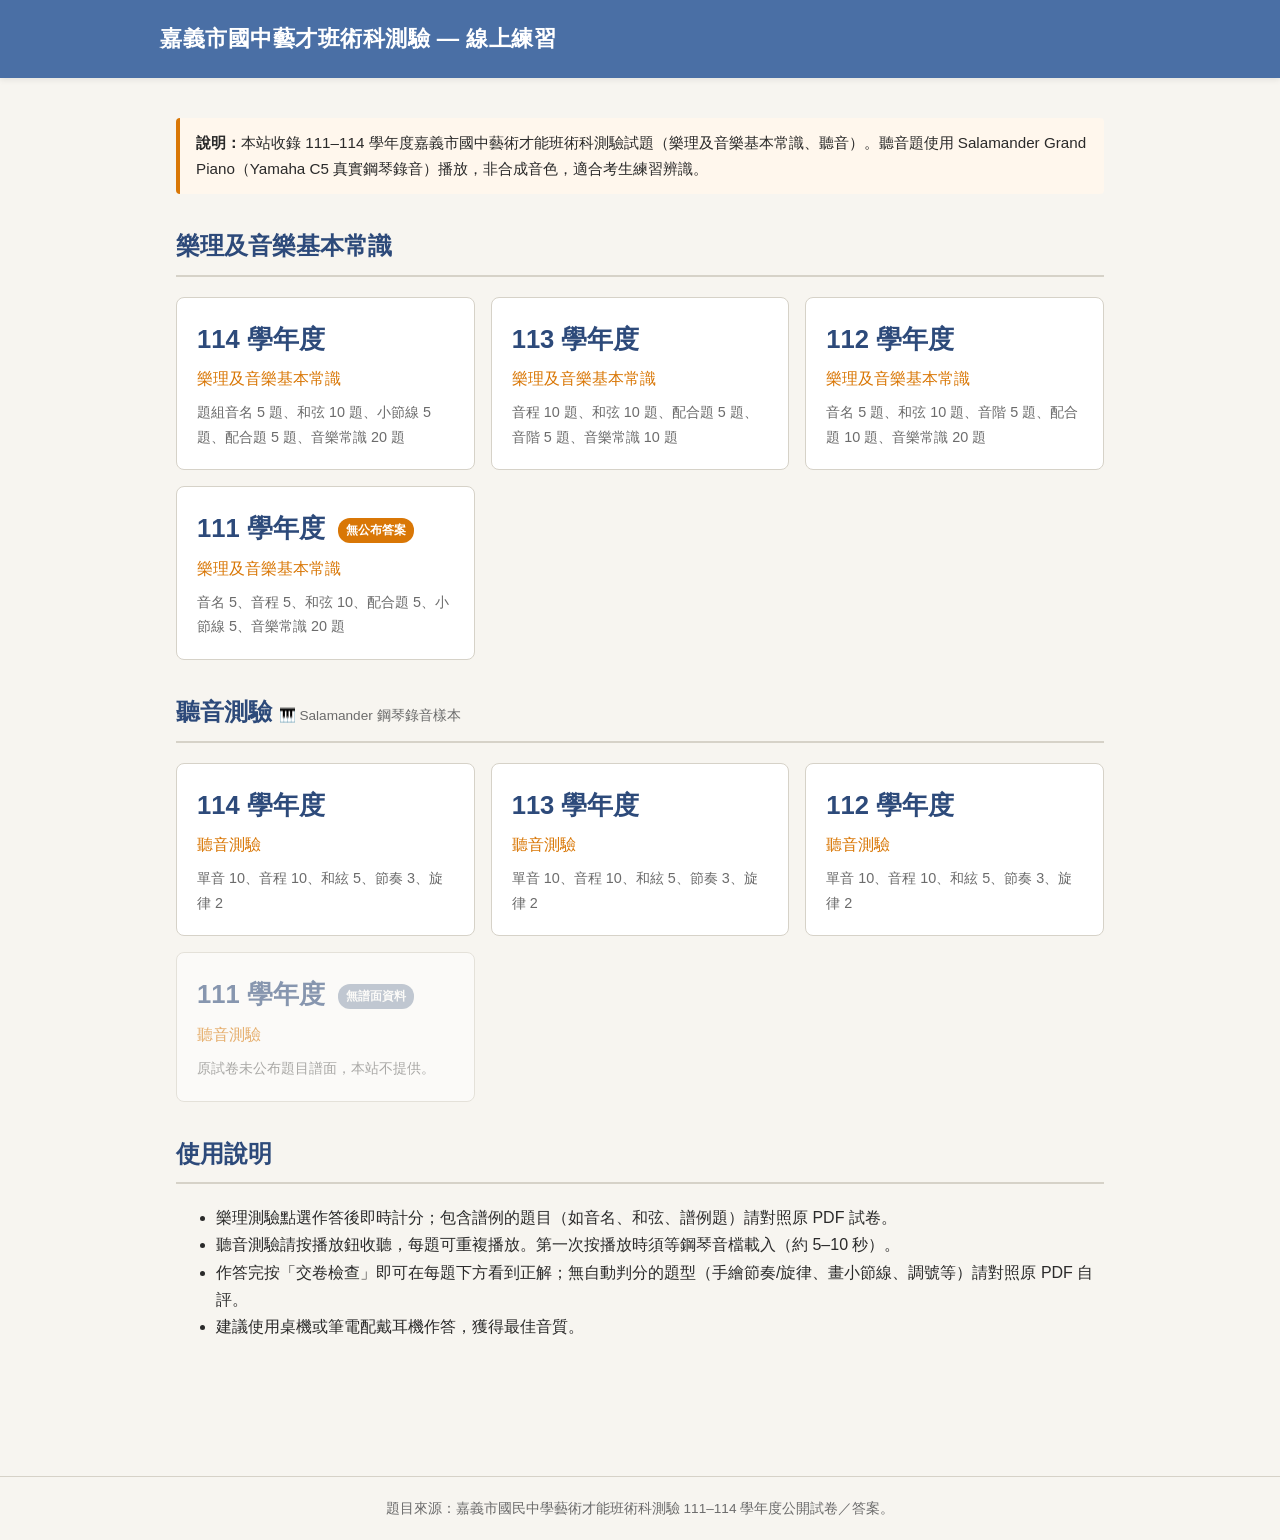
<file: index.html>
<!DOCTYPE html>
<html lang="zh-Hant">
<head>
  <meta charset="UTF-8">
  <meta name="viewport" content="width=device-width, initial-scale=1.0">
  <title>嘉義市國中藝才班術科測驗 — 線上練習</title>
  <link rel="stylesheet" href="css/style.css">
</head>
<body>
  <header class="site">
    <div class="inner">
      <h1>嘉義市國中藝才班術科測驗 — 線上練習</h1>
      <nav></nav>
    </div>
  </header>

  <main class="container">
    <div class="notice">
      <strong>說明：</strong>本站收錄 111–114 學年度嘉義市國中藝術才能班術科測驗試題（樂理及音樂基本常識、聽音）。聽音題使用 Salamander Grand Piano（Yamaha C5 真實鋼琴錄音）播放，非合成音色，適合考生練習辨識。
    </div>

    <h2>樂理及音樂基本常識</h2>
    <div class="exam-grid">
      <a class="exam-card" href="exam.html?id=114-theory">
        <div class="year">114 學年度</div>
        <div class="type">樂理及音樂基本常識</div>
        <div class="desc">題組音名 5 題、和弦 10 題、小節線 5 題、配合題 5 題、音樂常識 20 題</div>
      </a>
      <a class="exam-card" href="exam.html?id=113-theory">
        <div class="year">113 學年度</div>
        <div class="type">樂理及音樂基本常識</div>
        <div class="desc">音程 10 題、和弦 10 題、配合題 5 題、音階 5 題、音樂常識 10 題</div>
      </a>
      <a class="exam-card" href="exam.html?id=112-theory">
        <div class="year">112 學年度</div>
        <div class="type">樂理及音樂基本常識</div>
        <div class="desc">音名 5 題、和弦 10 題、音階 5 題、配合題 10 題、音樂常識 20 題</div>
      </a>
      <a class="exam-card" href="exam.html?id=111-theory">
        <div class="year">111 學年度 <span class="tag warn">無公布答案</span></div>
        <div class="type">樂理及音樂基本常識</div>
        <div class="desc">音名 5、音程 5、和弦 10、配合題 5、小節線 5、音樂常識 20 題</div>
      </a>
    </div>

    <h2>聽音測驗 <span style="font-size:0.85rem; color: var(--muted); font-weight: normal;">🎹 Salamander 鋼琴錄音樣本</span></h2>
    <div class="exam-grid">
      <a class="exam-card" href="listening.html?id=114-listening">
        <div class="year">114 學年度</div>
        <div class="type">聽音測驗</div>
        <div class="desc">單音 10、音程 10、和絃 5、節奏 3、旋律 2</div>
      </a>
      <a class="exam-card" href="listening.html?id=113-listening">
        <div class="year">113 學年度</div>
        <div class="type">聽音測驗</div>
        <div class="desc">單音 10、音程 10、和絃 5、節奏 3、旋律 2</div>
      </a>
      <a class="exam-card" href="listening.html?id=112-listening">
        <div class="year">112 學年度</div>
        <div class="type">聽音測驗</div>
        <div class="desc">單音 10、音程 10、和絃 5、節奏 3、旋律 2</div>
      </a>
      <div class="exam-card disabled">
        <div class="year">111 學年度 <span class="tag muted">無譜面資料</span></div>
        <div class="type">聽音測驗</div>
        <div class="desc">原試卷未公布題目譜面，本站不提供。</div>
      </div>
    </div>

    <h2>使用說明</h2>
    <ul>
      <li>樂理測驗點選作答後即時計分；包含譜例的題目（如音名、和弦、譜例題）請對照原 PDF 試卷。</li>
      <li>聽音測驗請按播放鈕收聽，每題可重複播放。第一次按播放時須等鋼琴音檔載入（約 5–10 秒）。</li>
      <li>作答完按「交卷檢查」即可在每題下方看到正解；無自動判分的題型（手繪節奏/旋律、畫小節線、調號等）請對照原 PDF 自評。</li>
      <li>建議使用桌機或筆電配戴耳機作答，獲得最佳音質。</li>
    </ul>
  </main>

  <footer class="site">
    題目來源：嘉義市國民中學藝術才能班術科測驗 111–114 學年度公開試卷／答案。
  </footer>
</body>
</html>
</file>
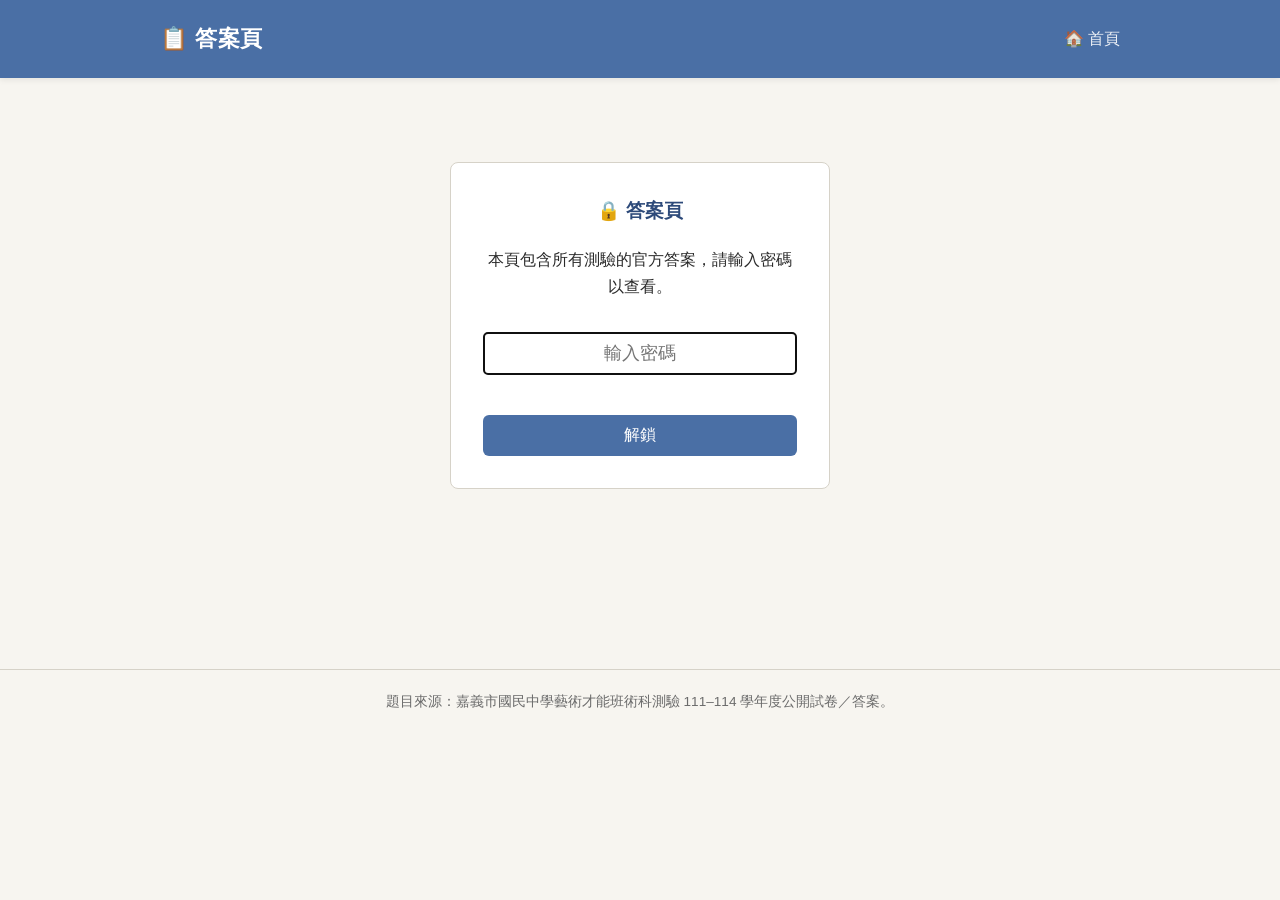
<file: answers.html>
<!DOCTYPE html>
<html lang="zh-Hant">
<head>
  <meta charset="UTF-8">
  <meta name="viewport" content="width=device-width, initial-scale=1.0">
  <title>答案頁 — 嘉義市國中藝才班術科測驗</title>
  <link rel="stylesheet" href="css/style.css">
</head>
<body>
  <header class="site">
    <div class="inner">
      <h1>📋 答案頁</h1>
      <nav>
        <a href="index.html">🏠 首頁</a>
      </nav>
    </div>
  </header>
  <main class="container">
    <div id="answers-root"></div>
  </main>
  <footer class="site">
    題目來源：嘉義市國民中學藝術才能班術科測驗 111–114 學年度公開試卷／答案。
  </footer>
  <script src="js/data-theory.js"></script>
  <script src="js/data-listening.js"></script>
  <script src="js/answers.js"></script>
</body>
</html>
</file>
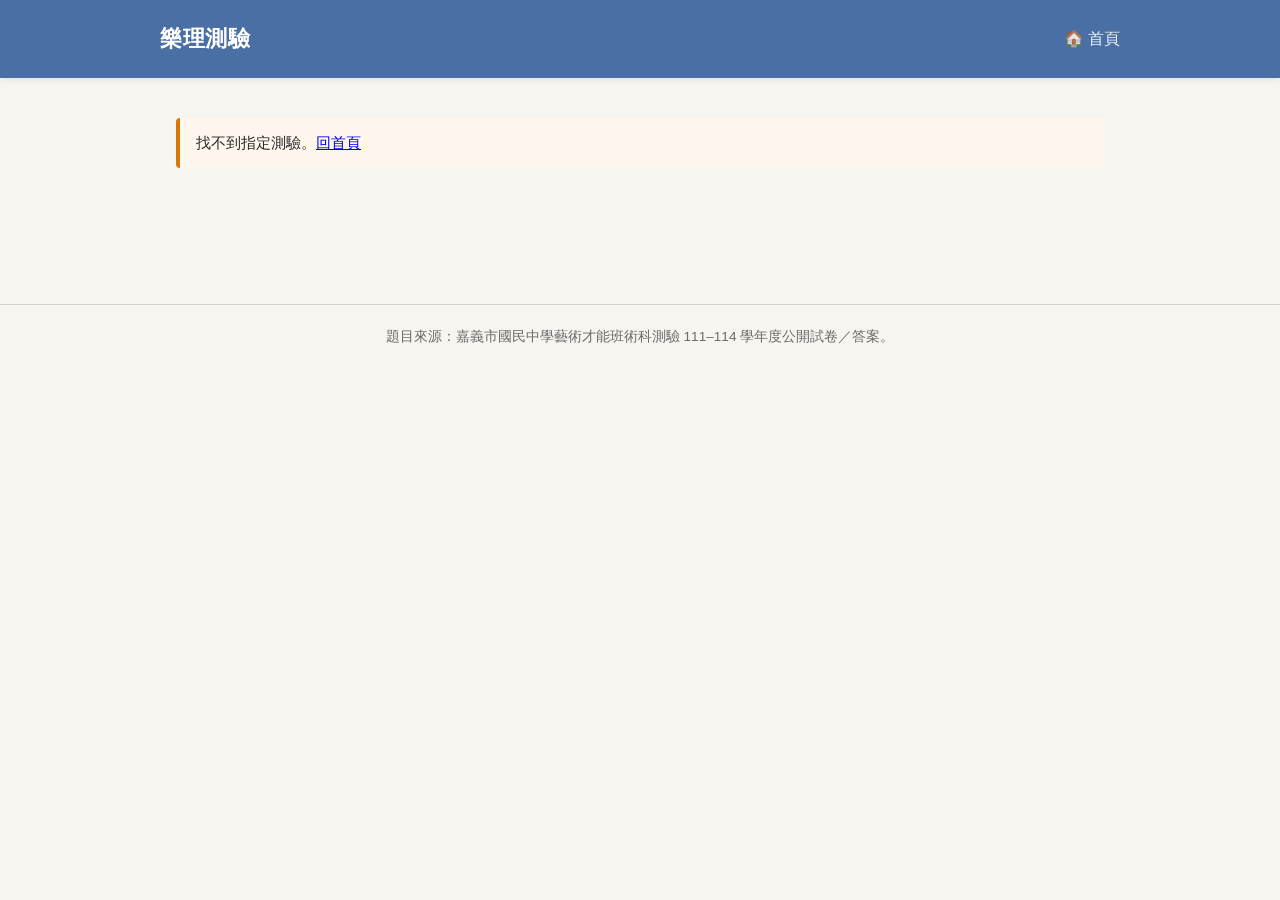
<file: exam.html>
<!DOCTYPE html>
<html lang="zh-Hant">
<head>
  <meta charset="UTF-8">
  <meta name="viewport" content="width=device-width, initial-scale=1.0">
  <title>樂理測驗</title>
  <link rel="stylesheet" href="css/style.css">
</head>
<body>
  <header class="site">
    <div class="inner">
      <h1 id="exam-title">樂理測驗</h1>
      <nav>
        <a href="index.html">🏠 首頁</a>
      </nav>
    </div>
  </header>
  <main class="container">
    <div id="exam-root"></div>
  </main>
  <footer class="site">
    題目來源：嘉義市國民中學藝術才能班術科測驗 111–114 學年度公開試卷／答案。
  </footer>
  <script src="js/notation-canvas.js"></script>
  <script src="js/data-theory.js"></script>
  <script src="js/exam.js"></script>
</body>
</html>
</file>
<file: css/style.css>
:root {
  --primary: #4a6fa5;
  --primary-dark: #2d4a7a;
  --accent: #d97706;
  --bg: #f7f5f0;
  --card: #ffffff;
  --text: #2a2a2a;
  --muted: #6b6b6b;
  --border: #d6d2c8;
  --correct: #16a34a;
  --wrong: #dc2626;
}

* { box-sizing: border-box; }

body {
  margin: 0;
  font-family: "Noto Sans TC", "PingFang TC", "Microsoft JhengHei", sans-serif;
  background: var(--bg);
  color: var(--text);
  line-height: 1.7;
}

.container {
  max-width: 960px;
  margin: 0 auto;
  padding: 24px 16px 80px;
}

header.site {
  background: var(--primary);
  color: #fff;
  padding: 20px 16px;
  box-shadow: 0 2px 6px rgba(0,0,0,0.08);
}
header.site .inner {
  max-width: 960px;
  margin: 0 auto;
  display: flex;
  justify-content: space-between;
  align-items: center;
  flex-wrap: wrap;
  gap: 12px;
}
header.site h1 {
  margin: 0;
  font-size: 1.4rem;
  font-weight: 600;
  letter-spacing: 0.5px;
}
header.site nav a {
  color: #fff;
  text-decoration: none;
  margin-left: 16px;
  opacity: 0.9;
}
header.site nav a:hover { opacity: 1; text-decoration: underline; }

h2 { color: var(--primary-dark); border-bottom: 2px solid var(--border); padding-bottom: 8px; margin-top: 32px; }
h3 { color: var(--primary-dark); margin-top: 28px; }

.exam-grid {
  display: grid;
  grid-template-columns: repeat(auto-fit, minmax(280px, 1fr));
  gap: 16px;
  margin-top: 20px;
}
.exam-card {
  background: var(--card);
  border: 1px solid var(--border);
  border-radius: 8px;
  padding: 20px;
  transition: transform 0.15s, box-shadow 0.15s;
  text-decoration: none;
  color: inherit;
  display: block;
}
.exam-card:hover {
  transform: translateY(-2px);
  box-shadow: 0 4px 12px rgba(0,0,0,0.1);
  border-color: var(--primary);
}
.exam-card .year {
  font-size: 1.6rem;
  color: var(--primary-dark);
  font-weight: 700;
}
.exam-card .type {
  font-size: 1rem;
  color: var(--accent);
  margin-top: 4px;
  font-weight: 500;
}
.exam-card .desc {
  color: var(--muted);
  font-size: 0.9rem;
  margin-top: 8px;
}
.exam-card.disabled {
  opacity: 0.55;
  cursor: not-allowed;
}

.notice {
  background: #fff7ed;
  border-left: 4px solid var(--accent);
  padding: 12px 16px;
  border-radius: 4px;
  margin: 16px 0;
  font-size: 0.95rem;
}

.section {
  background: var(--card);
  border: 1px solid var(--border);
  border-radius: 8px;
  padding: 20px 24px;
  margin: 20px 0;
}

.question {
  border-bottom: 1px dashed var(--border);
  padding: 14px 0;
}
.question:last-child { border-bottom: none; }
.q-num {
  color: var(--primary);
  font-weight: 600;
  margin-right: 6px;
}
.q-text { display: block; margin-bottom: 8px; }
.q-instructions { color: var(--muted); font-size: 0.92rem; margin-bottom: 8px; }

.options { list-style: none; padding: 0; margin: 8px 0 4px; }
.options li { margin: 4px 0; }
.options label {
  display: flex;
  align-items: flex-start;
  gap: 8px;
  cursor: pointer;
  padding: 6px 10px;
  border-radius: 4px;
  transition: background 0.1s;
}
.options label:hover { background: #f0eee8; }
.options input[type="radio"] { margin-top: 5px; }
.options.locked label { cursor: default; }
.options.locked label:hover { background: transparent; }

.options label.correct { background: #dcfce7; }
.options label.wrong { background: #fee2e2; }
.options label.expected { outline: 2px solid var(--correct); outline-offset: -2px; }

.text-answer {
  width: 220px;
  padding: 6px 10px;
  border: 1px solid var(--border);
  border-radius: 4px;
  font-size: 0.95rem;
  font-family: inherit;
}
.text-answer.correct { border-color: var(--correct); background: #f0fdf4; }
.text-answer.wrong { border-color: var(--wrong); background: #fef2f2; }

/* 題組（音名+間線名稱）— 橫向作答表，比照試卷格式 */
.note-line-wrap {
  overflow-x: auto;
  margin: 12px 0 4px;
}
.note-line-table {
  border-collapse: collapse;
  width: 100%;
  min-width: 520px;
  background: #fff;
  font-size: 0.95rem;
}
.note-line-table th,
.note-line-table td {
  border: 1px solid #555;
  padding: 8px 6px;
  text-align: center;
  vertical-align: middle;
}
.note-line-table tr.row-head th {
  background: #f0eee8;
  font-weight: 600;
  font-size: 1.1rem;
}
.note-line-table tr.row-head th:first-child,
.note-line-table tr.row-ref th:first-child,
.note-line-table tr.row-input th:first-child {
  background: #f0eee8;
  width: 72px;
  font-weight: 600;
  font-size: 0.92rem;
  white-space: nowrap;
}
.note-line-table tr.row-ref td {
  background: #fafaf7;
  height: 56px;
  color: var(--muted);
  font-size: 0.82rem;
}
.note-line-table .ref-hint {
  display: inline-block;
  line-height: 1.3;
}
.note-line-table .cell-input {
  width: 100%;
  min-width: 0;
  padding: 8px 6px;
  text-align: center;
  font-size: 1rem;
}
.note-line-table tr.row-input td { padding: 4px; }

.btn {
  display: inline-block;
  padding: 10px 20px;
  background: var(--primary);
  color: #fff;
  border: none;
  border-radius: 6px;
  font-size: 1rem;
  cursor: pointer;
  text-decoration: none;
  font-family: inherit;
  transition: background 0.15s;
}
.btn:hover { background: var(--primary-dark); }
.btn.secondary { background: #6b7280; }
.btn.secondary:hover { background: #4b5563; }
.btn.accent { background: var(--accent); }
.btn.accent:hover { background: #b45309; }
.btn.small { padding: 6px 12px; font-size: 0.9rem; }
.btn:disabled { background: #cbd5e1; cursor: not-allowed; }

.play-btn {
  display: inline-flex;
  align-items: center;
  gap: 6px;
  padding: 6px 14px;
  background: var(--accent);
  color: #fff;
  border: none;
  border-radius: 20px;
  font-size: 0.92rem;
  cursor: pointer;
  margin-right: 8px;
  font-family: inherit;
}
.play-btn:hover { background: #b45309; }
.play-btn:disabled { background: #d4a574; cursor: progress; }
.play-btn .icon { font-size: 0.85rem; }

.play-row {
  display: flex;
  align-items: center;
  flex-wrap: wrap;
  gap: 8px;
  margin: 6px 0 10px;
}
.play-count {
  color: var(--muted);
  font-size: 0.85rem;
}

.score-box {
  background: linear-gradient(135deg, #ecfccb, #fef3c7);
  border-radius: 8px;
  padding: 24px;
  text-align: center;
  margin: 24px 0;
}
.score-box .score {
  font-size: 2.4rem;
  color: var(--primary-dark);
  font-weight: 700;
}
.score-box .total { color: var(--muted); }

.action-bar {
  display: flex;
  gap: 12px;
  flex-wrap: wrap;
  justify-content: center;
  margin-top: 28px;
}

.audio-status {
  background: #fff7ed;
  border: 1px solid #fdba74;
  border-radius: 6px;
  padding: 10px 14px;
  margin-bottom: 16px;
  font-size: 0.92rem;
}
.audio-status.ready { background: #dcfce7; border-color: #86efac; }

.password-box {
  max-width: 380px;
  margin: 60px auto;
  background: var(--card);
  padding: 32px;
  border-radius: 8px;
  border: 1px solid var(--border);
  text-align: center;
}
.password-box input {
  width: 100%;
  padding: 10px;
  font-size: 1.1rem;
  border: 1px solid var(--border);
  border-radius: 4px;
  text-align: center;
  margin: 16px 0;
  font-family: inherit;
}
.password-box .err {
  color: var(--wrong);
  font-size: 0.9rem;
  min-height: 1.2em;
}

.answer-block {
  background: #f0fdf4;
  border-left: 3px solid var(--correct);
  padding: 8px 14px;
  margin: 8px 0;
  border-radius: 4px;
  font-size: 0.95rem;
}
.answer-label { font-weight: 600; color: var(--correct); margin-right: 6px; }

.notes-list { list-style: none; padding: 0; }
.notes-list li {
  padding: 8px 12px;
  background: #f9fafb;
  border-radius: 4px;
  margin: 4px 0;
}

.tag {
  display: inline-block;
  padding: 2px 8px;
  background: var(--primary);
  color: #fff;
  border-radius: 12px;
  font-size: 0.78rem;
  margin-left: 6px;
  vertical-align: middle;
}
.tag.warn { background: var(--accent); }
.tag.muted { background: #94a3b8; }

footer.site {
  text-align: center;
  color: var(--muted);
  font-size: 0.85rem;
  padding: 20px;
  border-top: 1px solid var(--border);
  margin-top: 40px;
}

.pdf-link {
  display: inline-block;
  margin-top: 6px;
  color: var(--primary);
  font-size: 0.9rem;
}

.kbd {
  display: inline-block;
  font-family: ui-monospace, "Cascadia Code", Consolas, monospace;
  font-size: 0.92em;
  padding: 1px 6px;
  background: #eef2f7;
  border: 1px solid #cbd5e1;
  border-radius: 3px;
}

/* 題目譜例圖（直接內嵌於各題作答區） */
.q-figure-wrap {
  margin: 8px 0 12px;
  text-align: center;
  background: #f8fafc;
  border: 1px solid #e5e7eb;
  border-radius: 4px;
  padding: 6px;
}
.q-figure {
  max-width: 100%;
  height: auto;
  display: inline-block;
  background: #fff;
}
.q-figure.cell-figure {
  max-width: 120px;
  border: 1px solid #e5e7eb;
  padding: 2px;
  background: #fff;
}

/* 橫向表格（和弦/配合題等：題號一列、答案一列） */
.inline-table-wrap {
  margin: 12px 0 16px;
  overflow-x: auto;
}
.inline-table {
  border-collapse: collapse;
  width: 100%;
  table-layout: auto;
}
.inline-table th,
.inline-table td {
  border: 1px solid #e5e7eb;
  padding: 6px 8px;
  text-align: center;
  vertical-align: middle;
  background: #fff;
}
.inline-table th.row-label {
  background: #f1f5f9;
  font-weight: 600;
  white-space: nowrap;
  color: var(--muted);
  width: 1%;
}
.inline-table .cell-input {
  width: 80px;
  text-align: center;
  font-size: 0.95rem;
}
.inline-table select.cell-input {
  width: 96px;
}
.inline-table .cell-affix {
  display: inline-block;
  margin: 0 2px;
  color: var(--muted);
  font-size: 0.9rem;
}
.inline-table-legend {
  margin: 6px 0 12px;
  font-size: 0.88rem;
  color: var(--muted);
}
.inline-table-legend summary {
  cursor: pointer;
  user-select: none;
}
.inline-table-legend ul {
  margin: 6px 0 0;
  padding-left: 22px;
}

/* 內嵌於選項中的小符號圖（如反覆記號） */
.symbol-inline {
  display: inline-block;
  height: 1.8em;
  vertical-align: middle;
  margin: 0 3px;
  background: #fff;
}

/* 五線譜手繪畫布（聽寫節奏/旋律題） */
.drawing-host { margin: 8px 0 4px; }
.drawing-area {
  background: #f8fafc;
  border: 1px solid #e5e7eb;
  border-radius: 6px;
  padding: 10px;
}
.drawing-toolbar {
  display: flex;
  gap: 8px;
  align-items: center;
  flex-wrap: wrap;
  margin-bottom: 8px;
}
.drawing-toolbar .btn-tiny {
  padding: 4px 10px;
  background: #f1f5f9;
  border: 1px solid var(--border);
  border-radius: 4px;
  cursor: pointer;
  font-family: inherit;
  font-size: 0.88rem;
}
.drawing-toolbar .btn-tiny:hover { background: #e2e8f0; }
.drawing-toolbar .tool-btn.active {
  background: #fde68a;
  border-color: #f59e0b;
  font-weight: 600;
}
.drawing-toolbar .dim-info {
  margin-left: auto;
  font-size: 0.85rem;
  color: var(--muted);
}
.drawing-canvas-wrap {
  position: relative;
  width: 100%;
  background: #fff;
  border: 1px solid #cbd5e1;
  border-radius: 4px;
  overflow: hidden;
}
.drawing-canvas-wrap > svg {
  position: absolute;
  inset: 0;
  width: 100%;
  height: 100%;
  pointer-events: none;
}
.drawing-canvas-wrap > .drawing-pen {
  position: relative;
  display: block;
  width: 100%;
  height: 100%;
  cursor: crosshair;
  touch-action: none;
}
.drawing-canvas-wrap > .drawing-bg {
  display: block;
  width: 100%;
  height: auto;
  user-select: none;
  -webkit-user-drag: none;
}
.drawing-canvas-wrap:has(.drawing-bg) > .drawing-pen {
  position: absolute;
  inset: 0;
}

/* overlay-form: 把作答框疊在原圖對應位置 */
.overlay-form {
  position: relative;
  width: 100%;
  background: #fff;
  border: 1px solid #e5e7eb;
  border-radius: 4px;
  overflow: hidden;
  margin: 8px 0 12px;
}
.overlay-form .of-bg {
  display: block;
  width: 100%;
  height: auto;
  user-select: none;
  -webkit-user-drag: none;
}
.overlay-form .of-field {
  position: absolute;
  box-sizing: border-box;
  margin: 0;
}
.overlay-form .of-text {
  background: #fff;
  border: 2px solid #f59e0b;
  border-radius: 4px;
  font-size: clamp(12px, 1.6cqw, 18px);
  text-align: center;
  font-family: inherit;
  padding: 2px 4px;
}
.overlay-form .of-text:focus {
  outline: none;
  border-color: #b45309;
  box-shadow: 0 0 0 3px rgba(245, 158, 11, 0.25);
}
.overlay-form .of-text.correct {
  background: #dcfce7;
  border-color: #16a34a;
  color: #15803d;
}
.overlay-form .of-text.wrong {
  background: #fee2e2;
  border-color: #dc2626;
  color: #b91c1c;
}
.overlay-form .of-draw {
  background: #fff;
  border: 2px solid #f59e0b;
  border-radius: 4px;
  padding: 2px;
  overflow: hidden;
}
.overlay-form .of-draw .drawing-area.minimal {
  background: transparent;
  border: none;
  padding: 0;
  height: 100%;
  display: flex;
  flex-direction: column;
}
.overlay-form .of-draw .drawing-toolbar {
  margin-bottom: 2px;
  gap: 2px;
}
.overlay-form .of-draw .drawing-area.minimal .btn-tiny {
  padding: 1px 4px;
  font-size: 0.72rem;
  line-height: 1.2;
}
.overlay-form .of-draw .drawing-canvas-wrap {
  flex: 1;
  min-height: 0;
}
@container (min-width: 0) {
  /* 啟用 container query — 讓 of-text font-size 隨 overlay-form 寬度縮放 */
}
.overlay-form { container-type: inline-size; }

/* 關係大小調橫向表格 */
.major-minor-wrap {
  margin: 12px 0;
  overflow-x: auto;
}
.major-minor-table {
  border-collapse: collapse;
  width: 100%;
}
.major-minor-table th,
.major-minor-table td {
  border: 1px solid #cbd5e1;
  padding: 10px 8px;
  text-align: center;
  vertical-align: middle;
  background: #fff;
  min-width: 90px;
}
.major-minor-table th.row-label {
  background: #f1f5f9;
  font-weight: 600;
  color: var(--muted);
  white-space: nowrap;
  width: 1%;
}
.major-minor-table td.given {
  color: #475569;
  background: #fafafa;
  font-weight: 500;
}
.major-minor-table .cell-input {
  width: 100%;
  text-align: center;
}

/* 交卷後的就地答案 feedback */
.answer-feedback {
  margin-top: 10px;
  padding: 6px 10px;
  border-radius: 4px;
  font-size: 0.92rem;
  font-weight: 500;
  border: 1px solid transparent;
}
.answer-feedback.ok {
  background: #dcfce7;
  color: #15803d;
  border-color: #86efac;
}
.answer-feedback.no {
  background: #fee2e2;
  color: #b91c1c;
  border-color: #fca5a5;
}

.cell-feedback {
  margin-top: 4px;
  font-size: 0.78rem;
  line-height: 1.25;
  text-align: center;
  padding: 2px 4px;
  border-radius: 3px;
  word-break: break-word;
}
.cell-feedback.ok { color: #15803d; }
.cell-feedback.no { color: #b91c1c; }

/* 揭示官方譜面（節奏/旋律題作答後對照） */
.answer-reveal {
  margin: 8px 0 12px;
  padding: 8px 12px;
  background: #f1f5f9;
  border: 1px solid #cbd5e1;
  border-radius: 4px;
}
.answer-reveal summary {
  cursor: pointer;
  font-weight: 600;
  color: var(--accent);
  user-select: none;
}
.answer-reveal[open] summary {
  margin-bottom: 8px;
}
.answer-reveal .reveal-image {
  display: block;
  width: 100%;
  height: auto;
  background: #fff;
  border: 1px solid #e5e7eb;
  border-radius: 4px;
}

/* reference-only 互動譜例 */
.interactive-staff {
  margin: 10px 0 16px;
  background: #f8fafc;
  border: 1px solid #e5e7eb;
  border-radius: 6px;
  padding: 10px;
}
.interactive-staff .staff-hint {
  font-size: 0.88rem;
  color: var(--accent);
  margin-bottom: 6px;
}
.interactive-staff .staff-canvas-wrap {
  position: relative;
  display: inline-block;
  width: 100%;
  background: #fff;
  border: 1px solid #e5e7eb;
  border-radius: 4px;
  overflow: hidden;
}
.interactive-staff .staff-img {
  display: block;
  width: 100%;
  height: auto;
  user-select: none;
  -webkit-user-drag: none;
}
.interactive-staff .staff-overlay {
  position: absolute;
  inset: 0;
  width: 100%;
  height: 100%;
  cursor: crosshair;
}
.interactive-staff .staff-overlay[data-locked] {
  cursor: default;
}
.interactive-staff .staff-toolbar {
  display: flex;
  align-items: center;
  gap: 10px;
  margin-top: 8px;
  font-size: 0.88rem;
}
.interactive-staff .btn-tiny {
  padding: 3px 10px;
  background: #f1f5f9;
  border: 1px solid var(--border);
  border-radius: 4px;
  cursor: pointer;
  font-family: inherit;
  font-size: 0.85rem;
}
.interactive-staff .btn-tiny:hover { background: #e2e8f0; }
.interactive-staff .btn-tiny:disabled {
  opacity: 0.5;
  cursor: not-allowed;
}
.interactive-staff .mark-info {
  margin-left: auto;
  color: var(--muted);
}
</file>
